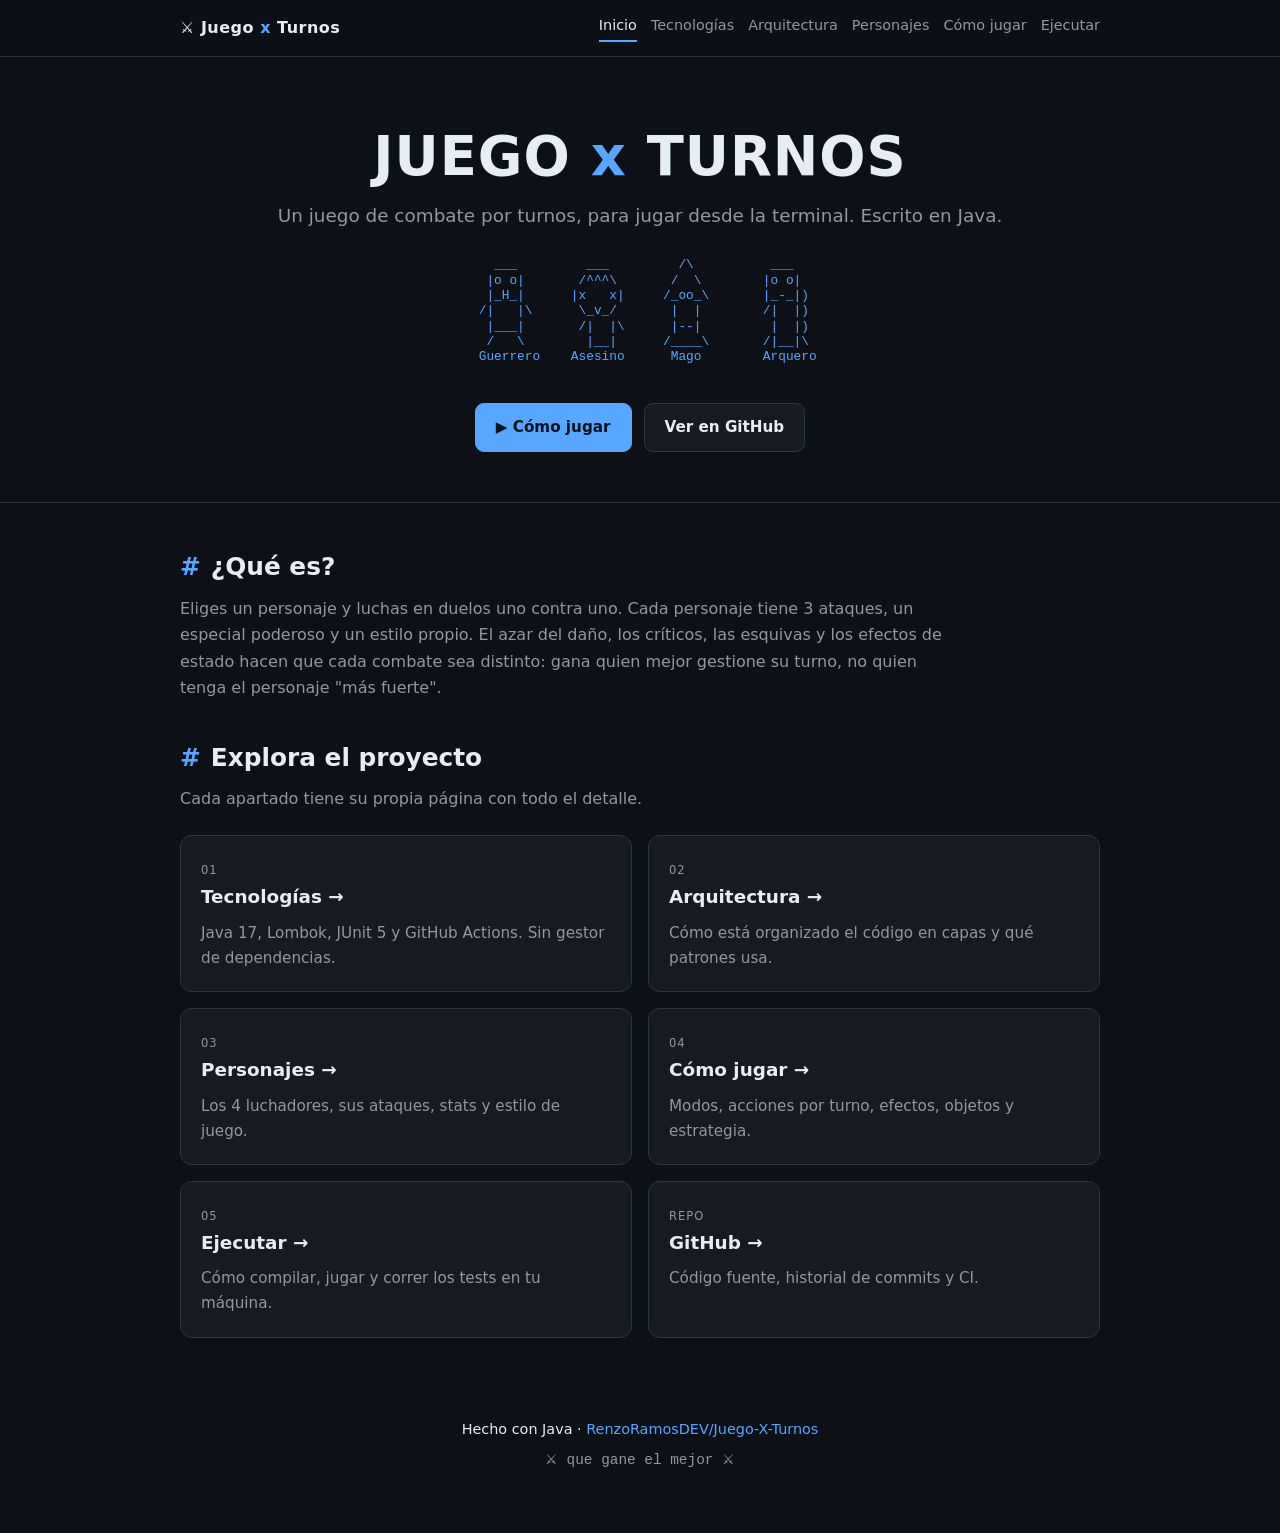
<file: docs/index.html>
<!DOCTYPE html>
<html lang="es">
<head>
<meta charset="UTF-8">
<meta name="viewport" content="width=device-width, initial-scale=1.0">
<title>Juego x Turnos — Combate en la terminal</title>
<meta name="description" content="Juego de combate por turnos para la terminal, escrito en Java. Cómo está montado, qué usa y cómo jugar.">
<link rel="stylesheet" href="styles.css">
</head>
<body>

<nav>
  <div class="wrap">
    <span class="brand">⚔ Juego <span class="x">x</span> Turnos</span>
    <span class="spacer"></span>
    <div class="links">
      <a class="link active" href="index.html">Inicio</a>
      <a class="link" href="tecnologias.html">Tecnologías</a>
      <a class="link" href="arquitectura.html">Arquitectura</a>
      <a class="link" href="personajes.html">Personajes</a>
      <a class="link" href="como-jugar.html">Cómo jugar</a>
      <a class="link" href="ejecutar.html">Ejecutar</a>
    </div>
  </div>
</nav>

<header class="hero">
  <div class="wrap">
    <h1>JUEGO <span class="x">x</span> TURNOS</h1>
    <p class="sub">Un juego de combate por turnos, para jugar desde la terminal. Escrito en Java.</p>
<pre class="art-hero">    ___         ___         /\          ___
   |o o|       /^^^\       /  \        |o o|
   |_H_|      |x   x|     /_oo_\       |_-_|)
  /|   |\      \_v_/       |  |        /|  |)
   |___|       /|  |\      |--|         |  |)
   /   \        |__|      /____\       /|__|\
  Guerrero    Asesino      Mago        Arquero</pre>
    <div class="btns">
      <a class="btn primary" href="como-jugar.html">▶ Cómo jugar</a>
      <a class="btn" href="https://github.com/RenzoRamosDEV/Juego-X-Turnos" target="_blank" rel="noopener">Ver en GitHub</a>
    </div>
  </div>
</header>

<section>
  <div class="wrap">
    <h2><span class="em">#</span> ¿Qué es?</h2>
    <p class="lead">Eliges un personaje y luchas en duelos uno contra uno. Cada personaje tiene 3 ataques, un especial poderoso y un estilo propio. El azar del daño, los críticos, las esquivas y los efectos de estado hacen que cada combate sea distinto: gana quien mejor gestione su turno, no quien tenga el personaje "más fuerte".</p>

    <h2 style="margin-top:36px"><span class="em">#</span> Explora el proyecto</h2>
    <p class="lead">Cada apartado tiene su propia página con todo el detalle.</p>
    <div class="grid cols-2">
      <div class="card link-card"><a href="tecnologias.html"><span class="tag">01</span><h3>Tecnologías &rarr;</h3><p>Java 17, Lombok, JUnit 5 y GitHub Actions. Sin gestor de dependencias.</p></a></div>
      <div class="card link-card"><a href="arquitectura.html"><span class="tag">02</span><h3>Arquitectura &rarr;</h3><p>Cómo está organizado el código en capas y qué patrones usa.</p></a></div>
      <div class="card link-card"><a href="personajes.html"><span class="tag">03</span><h3>Personajes &rarr;</h3><p>Los 4 luchadores, sus ataques, stats y estilo de juego.</p></a></div>
      <div class="card link-card"><a href="como-jugar.html"><span class="tag">04</span><h3>Cómo jugar &rarr;</h3><p>Modos, acciones por turno, efectos, objetos y estrategia.</p></a></div>
      <div class="card link-card"><a href="ejecutar.html"><span class="tag">05</span><h3>Ejecutar &rarr;</h3><p>Cómo compilar, jugar y correr los tests en tu máquina.</p></a></div>
      <div class="card link-card"><a href="https://github.com/RenzoRamosDEV/Juego-X-Turnos" target="_blank" rel="noopener"><span class="tag">Repo</span><h3>GitHub &rarr;</h3><p>Código fuente, historial de commits y CI.</p></a></div>
    </div>
  </div>
</section>

<footer>
  <div class="wrap">
    <p>Hecho con Java · <a href="https://github.com/RenzoRamosDEV/Juego-X-Turnos" target="_blank" rel="noopener">RenzoRamosDEV/Juego-X-Turnos</a></p>
    <p class="mono" style="margin-top:8px">⚔ que gane el mejor ⚔</p>
  </div>
</footer>

</body>
</html>
</file>
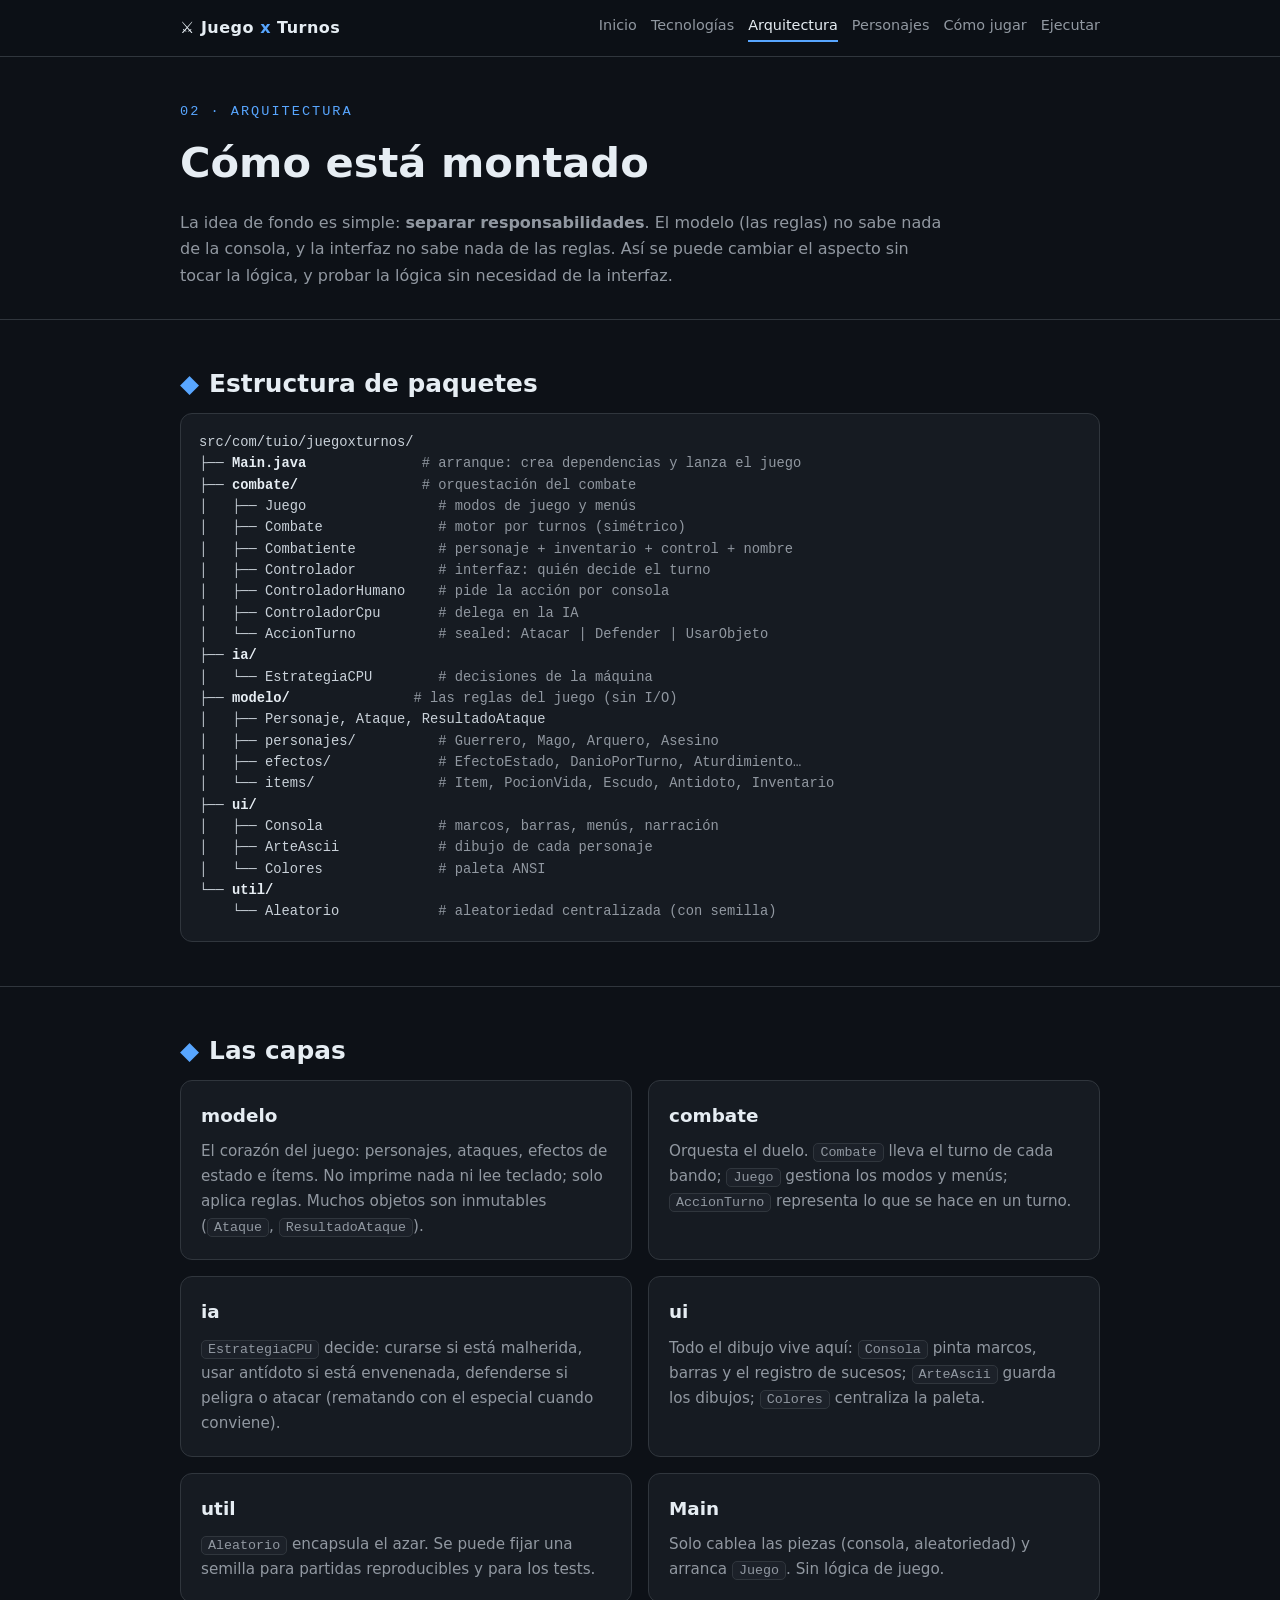
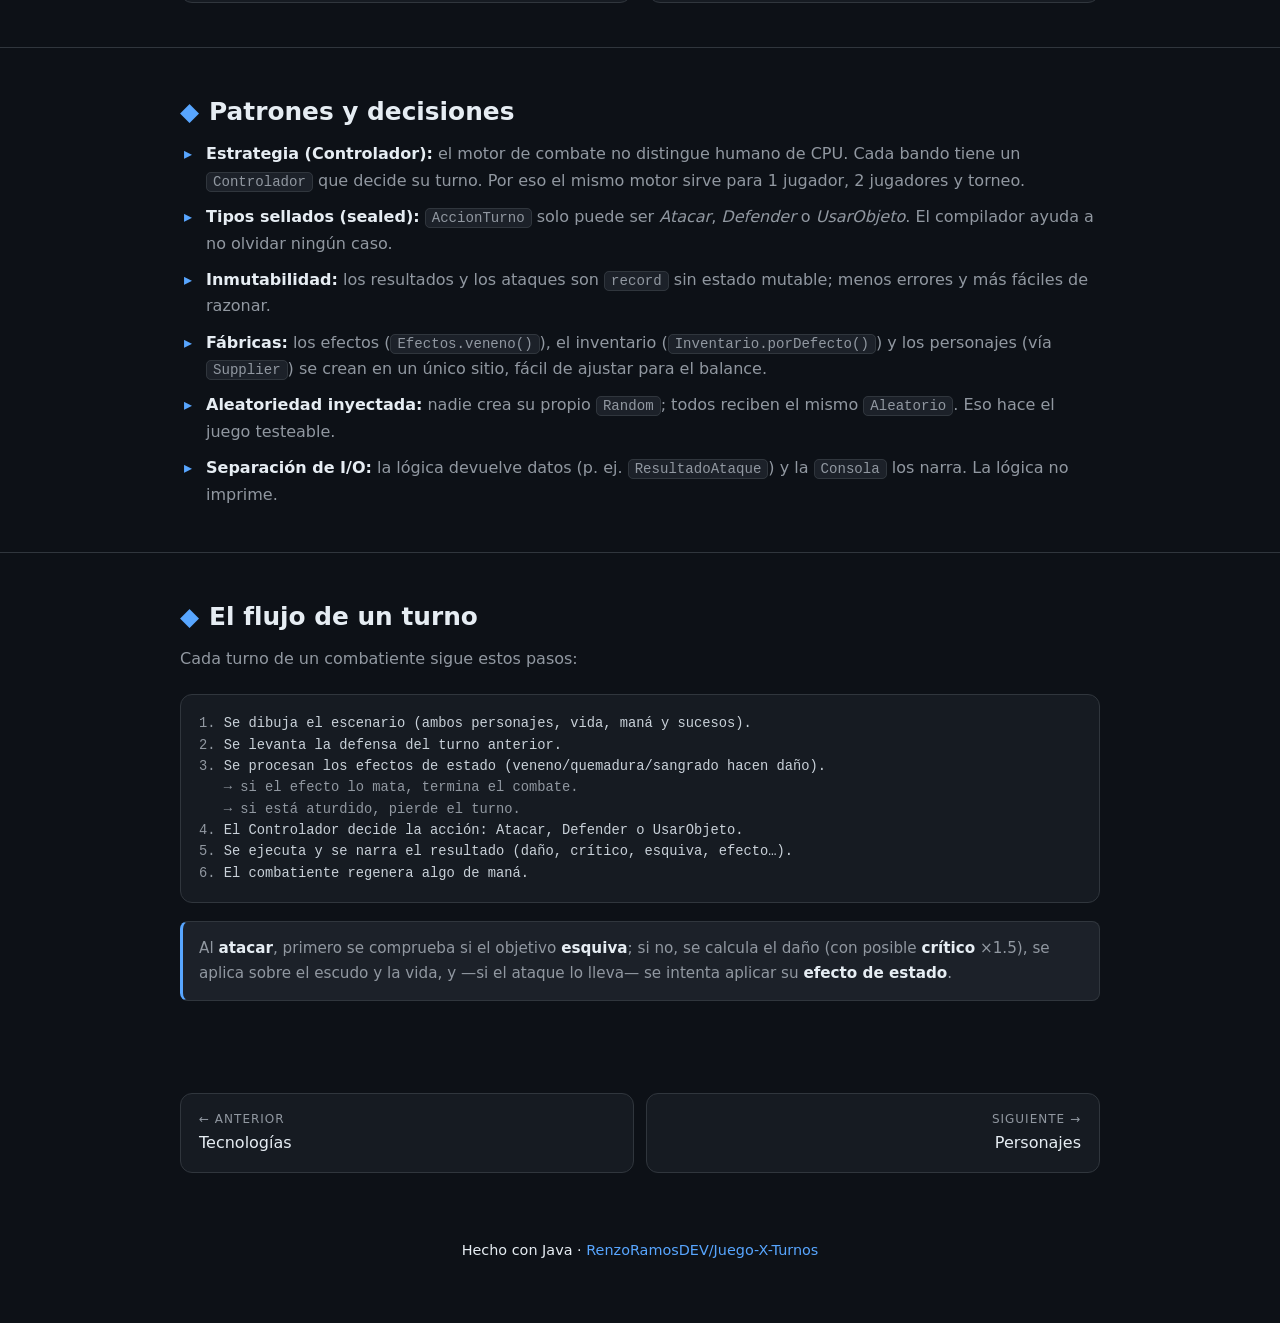
<file: docs/arquitectura.html>
<!DOCTYPE html>
<html lang="es">
<head>
<meta charset="UTF-8">
<meta name="viewport" content="width=device-width, initial-scale=1.0">
<title>Arquitectura · Juego x Turnos</title>
<meta name="description" content="Cómo está montado el juego: capas, paquetes, patrones de diseño y el flujo de un turno.">
<link rel="stylesheet" href="styles.css">
</head>
<body>

<nav>
  <div class="wrap">
    <span class="brand">⚔ Juego <span class="x">x</span> Turnos</span>
    <span class="spacer"></span>
    <div class="links">
      <a class="link" href="index.html">Inicio</a>
      <a class="link" href="tecnologias.html">Tecnologías</a>
      <a class="link active" href="arquitectura.html">Arquitectura</a>
      <a class="link" href="personajes.html">Personajes</a>
      <a class="link" href="como-jugar.html">Cómo jugar</a>
      <a class="link" href="ejecutar.html">Ejecutar</a>
    </div>
  </div>
</nav>

<div class="subhero">
  <div class="wrap">
    <div class="kicker">02 · Arquitectura</div>
    <h1>Cómo está montado</h1>
    <p>La idea de fondo es simple: <b>separar responsabilidades</b>. El modelo (las reglas) no sabe nada de la consola, y la interfaz no sabe nada de las reglas. Así se puede cambiar el aspecto sin tocar la lógica, y probar la lógica sin necesidad de la interfaz.</p>
  </div>
</div>

<section>
  <div class="wrap">
    <h2><span class="em">◆</span> Estructura de paquetes</h2>
<pre class="code tree">src/com/tuio/juegoxturnos/
├── <b>Main.java</b>              <span class="m"># arranque: crea dependencias y lanza el juego</span>
├── <b>combate/</b>               <span class="m"># orquestación del combate</span>
│   ├── Juego                <span class="m"># modos de juego y menús</span>
│   ├── Combate              <span class="m"># motor por turnos (simétrico)</span>
│   ├── Combatiente          <span class="m"># personaje + inventario + control + nombre</span>
│   ├── Controlador          <span class="m"># interfaz: quién decide el turno</span>
│   ├── ControladorHumano    <span class="m"># pide la acción por consola</span>
│   ├── ControladorCpu       <span class="m"># delega en la IA</span>
│   └── AccionTurno          <span class="m"># sealed: Atacar | Defender | UsarObjeto</span>
├── <b>ia/</b>
│   └── EstrategiaCPU        <span class="m"># decisiones de la máquina</span>
├── <b>modelo/</b>               <span class="m"># las reglas del juego (sin I/O)</span>
│   ├── Personaje, Ataque, ResultadoAtaque
│   ├── personajes/          <span class="m"># Guerrero, Mago, Arquero, Asesino</span>
│   ├── efectos/             <span class="m"># EfectoEstado, DanioPorTurno, Aturdimiento…</span>
│   └── items/               <span class="m"># Item, PocionVida, Escudo, Antidoto, Inventario</span>
├── <b>ui/</b>
│   ├── Consola              <span class="m"># marcos, barras, menús, narración</span>
│   ├── ArteAscii            <span class="m"># dibujo de cada personaje</span>
│   └── Colores              <span class="m"># paleta ANSI</span>
└── <b>util/</b>
    └── Aleatorio            <span class="m"># aleatoriedad centralizada (con semilla)</span></pre>
  </div>
</section>

<section>
  <div class="wrap">
    <h2><span class="em">◆</span> Las capas</h2>
    <div class="grid cols-2">
      <div class="card"><h3>modelo</h3><p>El corazón del juego: personajes, ataques, efectos de estado e ítems. No imprime nada ni lee teclado; solo aplica reglas. Muchos objetos son inmutables (<code>Ataque</code>, <code>ResultadoAtaque</code>).</p></div>
      <div class="card"><h3>combate</h3><p>Orquesta el duelo. <code>Combate</code> lleva el turno de cada bando; <code>Juego</code> gestiona los modos y menús; <code>AccionTurno</code> representa lo que se hace en un turno.</p></div>
      <div class="card"><h3>ia</h3><p><code>EstrategiaCPU</code> decide: curarse si está malherida, usar antídoto si está envenenada, defenderse si peligra o atacar (rematando con el especial cuando conviene).</p></div>
      <div class="card"><h3>ui</h3><p>Todo el dibujo vive aquí: <code>Consola</code> pinta marcos, barras y el registro de sucesos; <code>ArteAscii</code> guarda los dibujos; <code>Colores</code> centraliza la paleta.</p></div>
      <div class="card"><h3>util</h3><p><code>Aleatorio</code> encapsula el azar. Se puede fijar una semilla para partidas reproducibles y para los tests.</p></div>
      <div class="card"><h3>Main</h3><p>Solo cablea las piezas (consola, aleatoriedad) y arranca <code>Juego</code>. Sin lógica de juego.</p></div>
    </div>
  </div>
</section>

<section>
  <div class="wrap">
    <h2><span class="em">◆</span> Patrones y decisiones</h2>
    <ul class="clean">
      <li><b>Estrategia (Controlador):</b> el motor de combate no distingue humano de CPU. Cada bando tiene un <code>Controlador</code> que decide su turno. Por eso el mismo motor sirve para 1 jugador, 2 jugadores y torneo.</li>
      <li><b>Tipos sellados (sealed):</b> <code>AccionTurno</code> solo puede ser <em>Atacar</em>, <em>Defender</em> o <em>UsarObjeto</em>. El compilador ayuda a no olvidar ningún caso.</li>
      <li><b>Inmutabilidad:</b> los resultados y los ataques son <code>record</code> sin estado mutable; menos errores y más fáciles de razonar.</li>
      <li><b>Fábricas:</b> los efectos (<code>Efectos.veneno()</code>), el inventario (<code>Inventario.porDefecto()</code>) y los personajes (vía <code>Supplier</code>) se crean en un único sitio, fácil de ajustar para el balance.</li>
      <li><b>Aleatoriedad inyectada:</b> nadie crea su propio <code>Random</code>; todos reciben el mismo <code>Aleatorio</code>. Eso hace el juego testeable.</li>
      <li><b>Separación de I/O:</b> la lógica devuelve datos (p. ej. <code>ResultadoAtaque</code>) y la <code>Consola</code> los narra. La lógica no imprime.</li>
    </ul>
  </div>
</section>

<section>
  <div class="wrap">
    <h2><span class="em">◆</span> El flujo de un turno</h2>
    <p class="lead">Cada turno de un combatiente sigue estos pasos:</p>
<pre class="code"><span class="m">1.</span> Se dibuja el escenario (ambos personajes, vida, maná y sucesos).
<span class="m">2.</span> Se levanta la defensa del turno anterior.
<span class="m">3.</span> Se procesan los efectos de estado (veneno/quemadura/sangrado hacen daño).
   <span class="m">→ si el efecto lo mata, termina el combate.</span>
   <span class="m">→ si está aturdido, pierde el turno.</span>
<span class="m">4.</span> El Controlador decide la acción: Atacar, Defender o UsarObjeto.
<span class="m">5.</span> Se ejecuta y se narra el resultado (daño, crítico, esquiva, efecto…).
<span class="m">6.</span> El combatiente regenera algo de maná.</pre>
    <div class="note">Al <b>atacar</b>, primero se comprueba si el objetivo <b>esquiva</b>; si no, se calcula el daño (con posible <b>crítico</b> ×1.5), se aplica sobre el escudo y la vida, y —si el ataque lo lleva— se intenta aplicar su <b>efecto de estado</b>.</div>
  </div>
</section>

<div class="wrap">
  <div class="pager">
    <a href="tecnologias.html"><small>&larr; Anterior</small>Tecnologías</a>
    <a class="next" href="personajes.html"><small>Siguiente &rarr;</small>Personajes</a>
  </div>
</div>

<footer>
  <div class="wrap"><p>Hecho con Java · <a href="https://github.com/RenzoRamosDEV/Juego-X-Turnos" target="_blank" rel="noopener">RenzoRamosDEV/Juego-X-Turnos</a></p></div>
</footer>

</body>
</html>
</file>
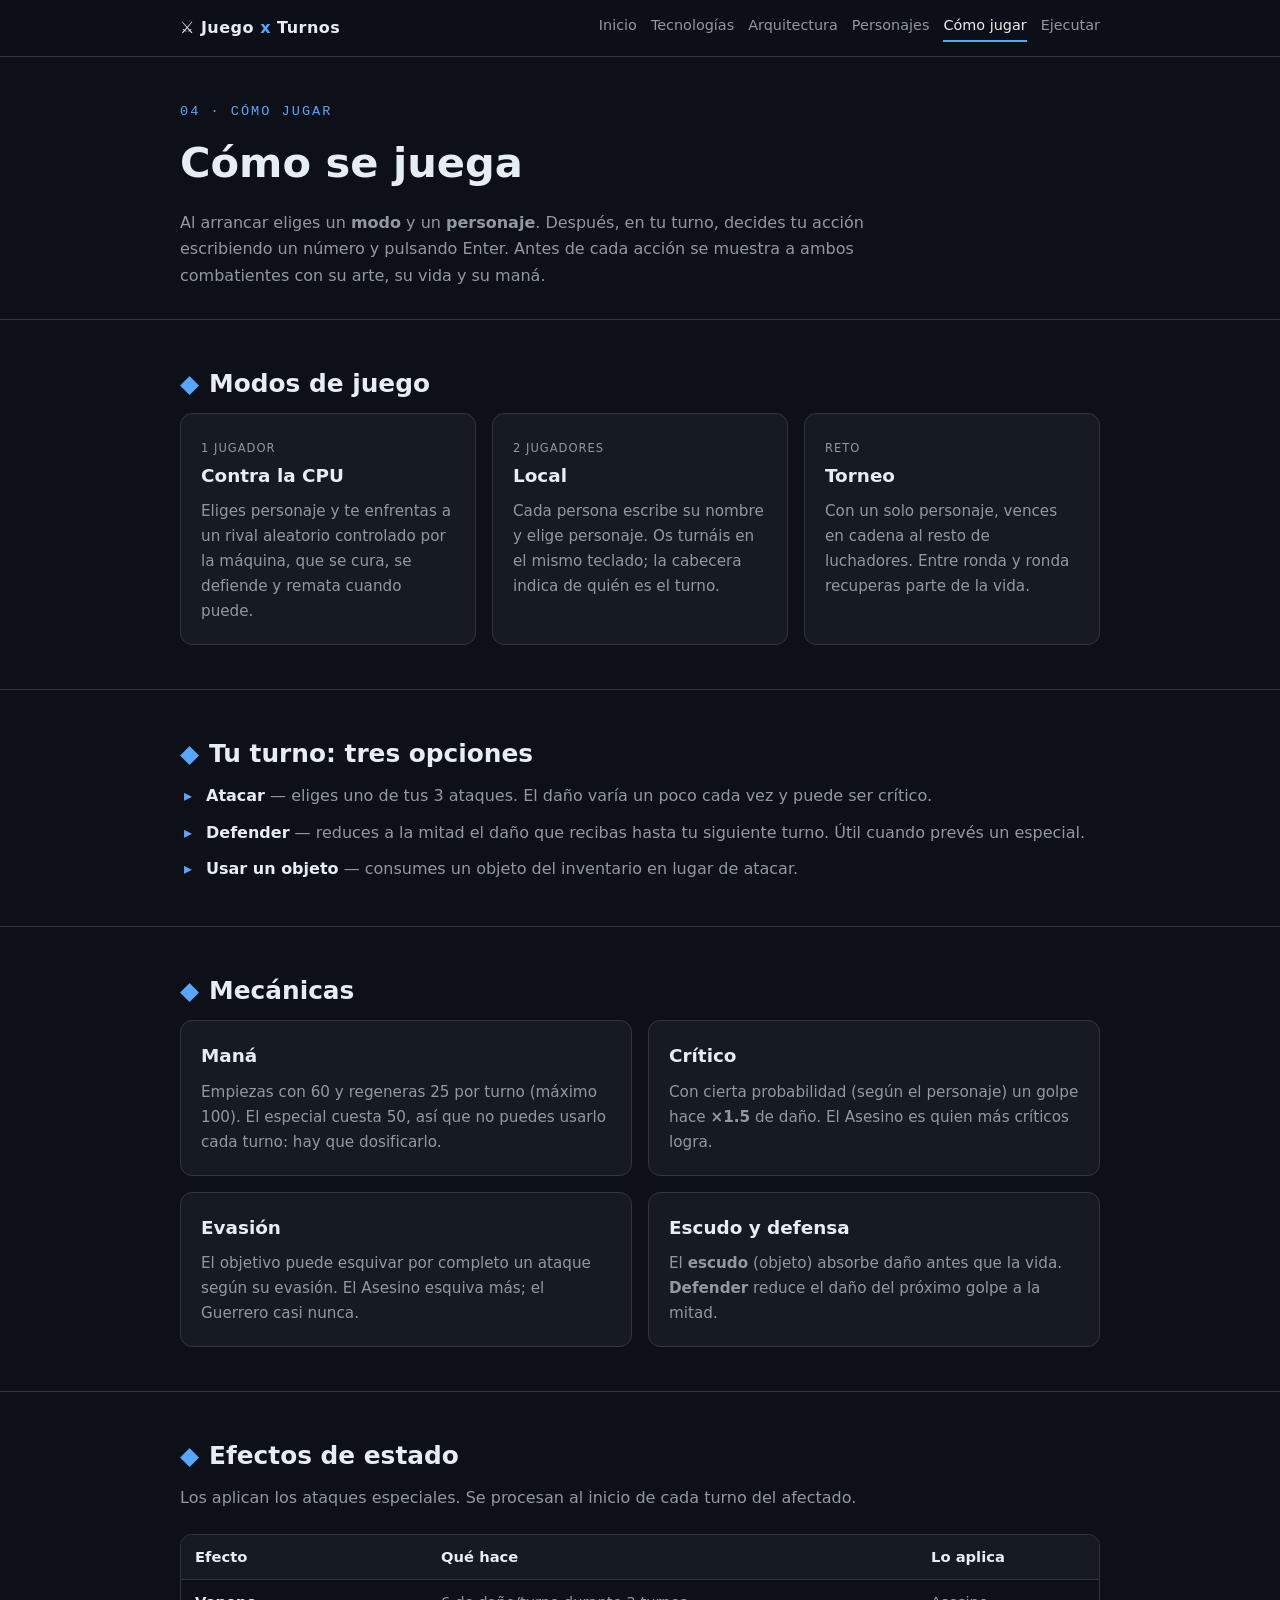
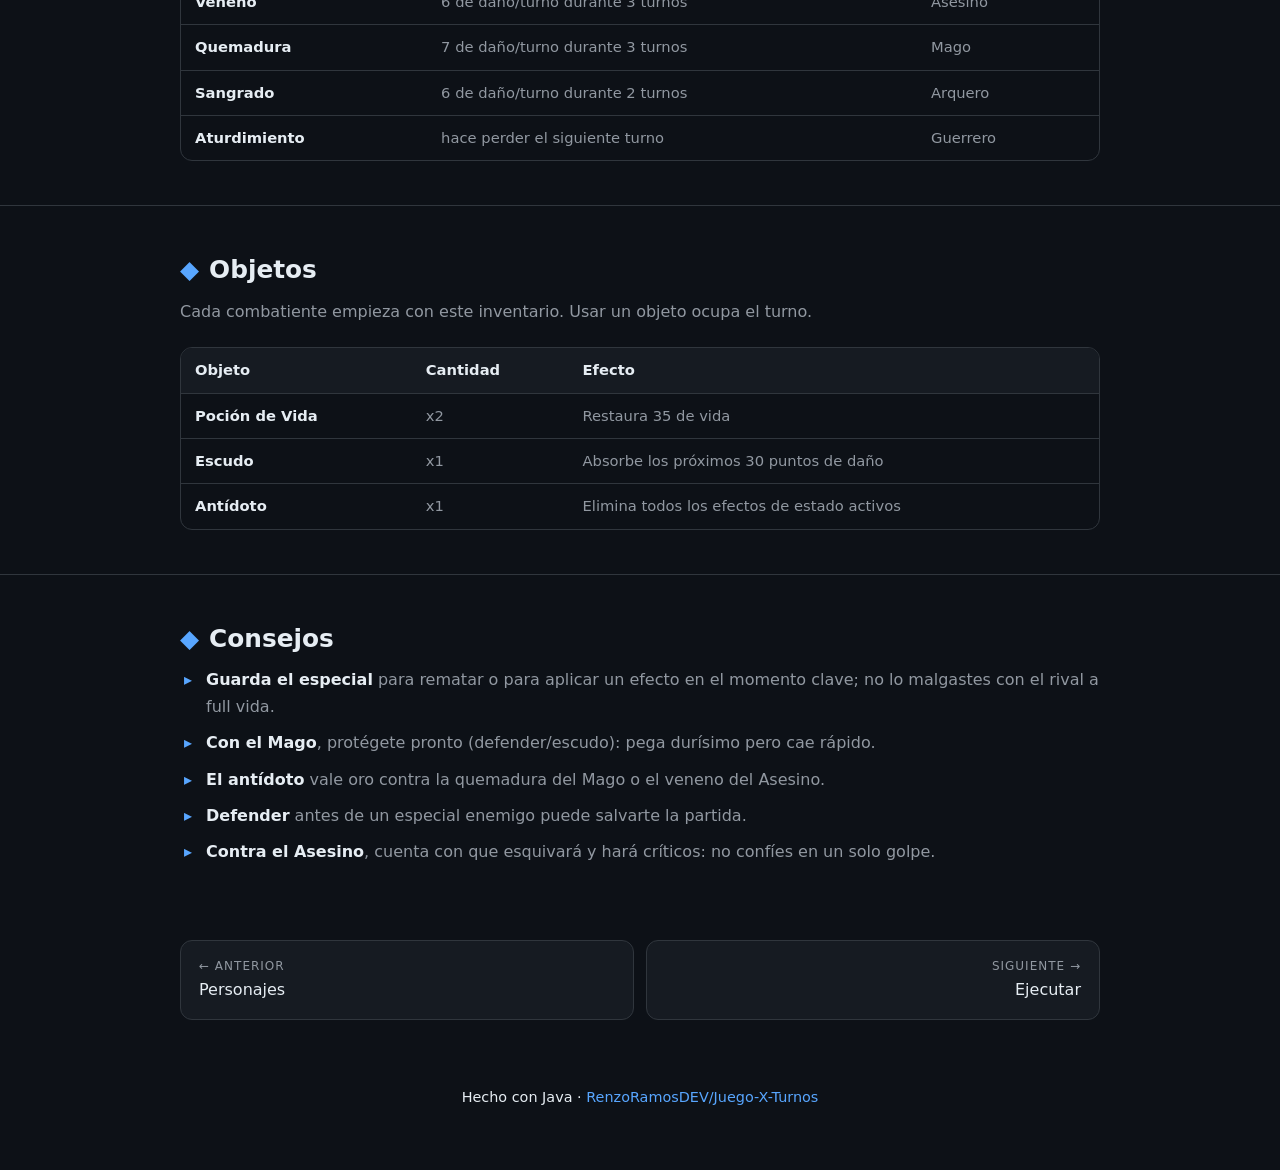
<file: docs/como-jugar.html>
<!DOCTYPE html>
<html lang="es">
<head>
<meta charset="UTF-8">
<meta name="viewport" content="width=device-width, initial-scale=1.0">
<title>Cómo jugar · Juego x Turnos</title>
<meta name="description" content="Modos de juego, acciones por turno, efectos de estado, objetos y consejos de estrategia.">
<link rel="stylesheet" href="styles.css">
</head>
<body>

<nav>
  <div class="wrap">
    <span class="brand">⚔ Juego <span class="x">x</span> Turnos</span>
    <span class="spacer"></span>
    <div class="links">
      <a class="link" href="index.html">Inicio</a>
      <a class="link" href="tecnologias.html">Tecnologías</a>
      <a class="link" href="arquitectura.html">Arquitectura</a>
      <a class="link" href="personajes.html">Personajes</a>
      <a class="link active" href="como-jugar.html">Cómo jugar</a>
      <a class="link" href="ejecutar.html">Ejecutar</a>
    </div>
  </div>
</nav>

<div class="subhero">
  <div class="wrap">
    <div class="kicker">04 · Cómo jugar</div>
    <h1>Cómo se juega</h1>
    <p>Al arrancar eliges un <b>modo</b> y un <b>personaje</b>. Después, en tu turno, decides tu acción escribiendo un número y pulsando Enter. Antes de cada acción se muestra a ambos combatientes con su arte, su vida y su maná.</p>
  </div>
</div>

<section>
  <div class="wrap">
    <h2><span class="em">◆</span> Modos de juego</h2>
    <div class="grid cols-3">
      <div class="card"><span class="tag">1 jugador</span><h3>Contra la CPU</h3><p>Eliges personaje y te enfrentas a un rival aleatorio controlado por la máquina, que se cura, se defiende y remata cuando puede.</p></div>
      <div class="card"><span class="tag">2 jugadores</span><h3>Local</h3><p>Cada persona escribe su nombre y elige personaje. Os turnáis en el mismo teclado; la cabecera indica de quién es el turno.</p></div>
      <div class="card"><span class="tag">Reto</span><h3>Torneo</h3><p>Con un solo personaje, vences en cadena al resto de luchadores. Entre ronda y ronda recuperas parte de la vida.</p></div>
    </div>
  </div>
</section>

<section>
  <div class="wrap">
    <h2><span class="em">◆</span> Tu turno: tres opciones</h2>
    <ul class="clean">
      <li><b>Atacar</b> — eliges uno de tus 3 ataques. El daño varía un poco cada vez y puede ser crítico.</li>
      <li><b>Defender</b> — reduces a la mitad el daño que recibas hasta tu siguiente turno. Útil cuando prevés un especial.</li>
      <li><b>Usar un objeto</b> — consumes un objeto del inventario en lugar de atacar.</li>
    </ul>
  </div>
</section>

<section>
  <div class="wrap">
    <h2><span class="em">◆</span> Mecánicas</h2>
    <div class="grid cols-2">
      <div class="card"><h3>Maná</h3><p>Empiezas con 60 y regeneras 25 por turno (máximo 100). El especial cuesta 50, así que no puedes usarlo cada turno: hay que dosificarlo.</p></div>
      <div class="card"><h3>Crítico</h3><p>Con cierta probabilidad (según el personaje) un golpe hace <b>×1.5</b> de daño. El Asesino es quien más críticos logra.</p></div>
      <div class="card"><h3>Evasión</h3><p>El objetivo puede esquivar por completo un ataque según su evasión. El Asesino esquiva más; el Guerrero casi nunca.</p></div>
      <div class="card"><h3>Escudo y defensa</h3><p>El <b>escudo</b> (objeto) absorbe daño antes que la vida. <b>Defender</b> reduce el daño del próximo golpe a la mitad.</p></div>
    </div>
  </div>
</section>

<section>
  <div class="wrap">
    <h2><span class="em">◆</span> Efectos de estado</h2>
    <p class="lead">Los aplican los ataques especiales. Se procesan al inicio de cada turno del afectado.</p>
    <div class="table-wrap">
      <table>
        <thead><tr><th>Efecto</th><th>Qué hace</th><th>Lo aplica</th></tr></thead>
        <tbody>
          <tr><td><b>Veneno</b></td><td>6 de daño/turno durante 3 turnos</td><td>Asesino</td></tr>
          <tr><td><b>Quemadura</b></td><td>7 de daño/turno durante 3 turnos</td><td>Mago</td></tr>
          <tr><td><b>Sangrado</b></td><td>6 de daño/turno durante 2 turnos</td><td>Arquero</td></tr>
          <tr><td><b>Aturdimiento</b></td><td>hace perder el siguiente turno</td><td>Guerrero</td></tr>
        </tbody>
      </table>
    </div>
  </div>
</section>

<section>
  <div class="wrap">
    <h2><span class="em">◆</span> Objetos</h2>
    <p class="lead">Cada combatiente empieza con este inventario. Usar un objeto ocupa el turno.</p>
    <div class="table-wrap">
      <table>
        <thead><tr><th>Objeto</th><th>Cantidad</th><th>Efecto</th></tr></thead>
        <tbody>
          <tr><td><b>Poción de Vida</b></td><td>x2</td><td>Restaura 35 de vida</td></tr>
          <tr><td><b>Escudo</b></td><td>x1</td><td>Absorbe los próximos 30 puntos de daño</td></tr>
          <tr><td><b>Antídoto</b></td><td>x1</td><td>Elimina todos los efectos de estado activos</td></tr>
        </tbody>
      </table>
    </div>
  </div>
</section>

<section>
  <div class="wrap">
    <h2><span class="em">◆</span> Consejos</h2>
    <ul class="clean">
      <li><b>Guarda el especial</b> para rematar o para aplicar un efecto en el momento clave; no lo malgastes con el rival a full vida.</li>
      <li><b>Con el Mago</b>, protégete pronto (defender/escudo): pega durísimo pero cae rápido.</li>
      <li><b>El antídoto</b> vale oro contra la quemadura del Mago o el veneno del Asesino.</li>
      <li><b>Defender</b> antes de un especial enemigo puede salvarte la partida.</li>
      <li><b>Contra el Asesino</b>, cuenta con que esquivará y hará críticos: no confíes en un solo golpe.</li>
    </ul>
  </div>
</section>

<div class="wrap">
  <div class="pager">
    <a href="personajes.html"><small>&larr; Anterior</small>Personajes</a>
    <a class="next" href="ejecutar.html"><small>Siguiente &rarr;</small>Ejecutar</a>
  </div>
</div>

<footer>
  <div class="wrap"><p>Hecho con Java · <a href="https://github.com/RenzoRamosDEV/Juego-X-Turnos" target="_blank" rel="noopener">RenzoRamosDEV/Juego-X-Turnos</a></p></div>
</footer>

</body>
</html>
</file>
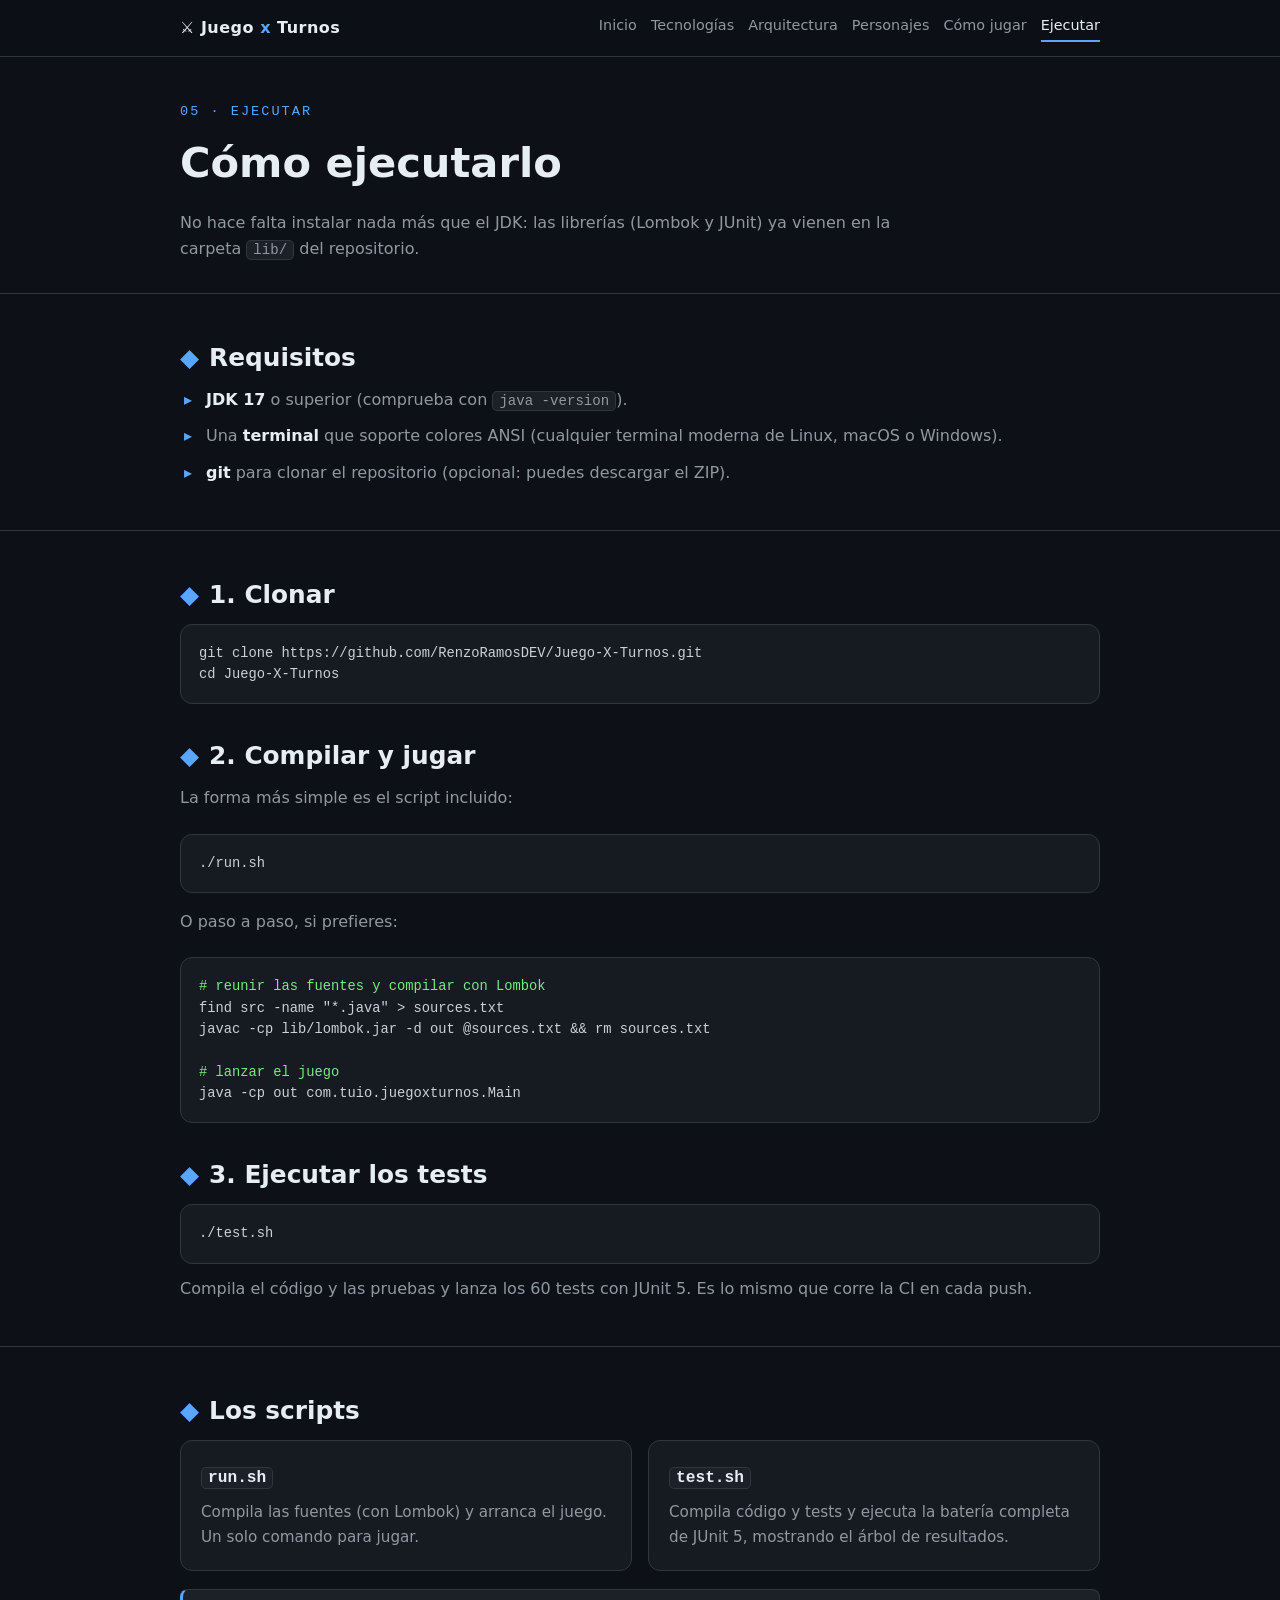
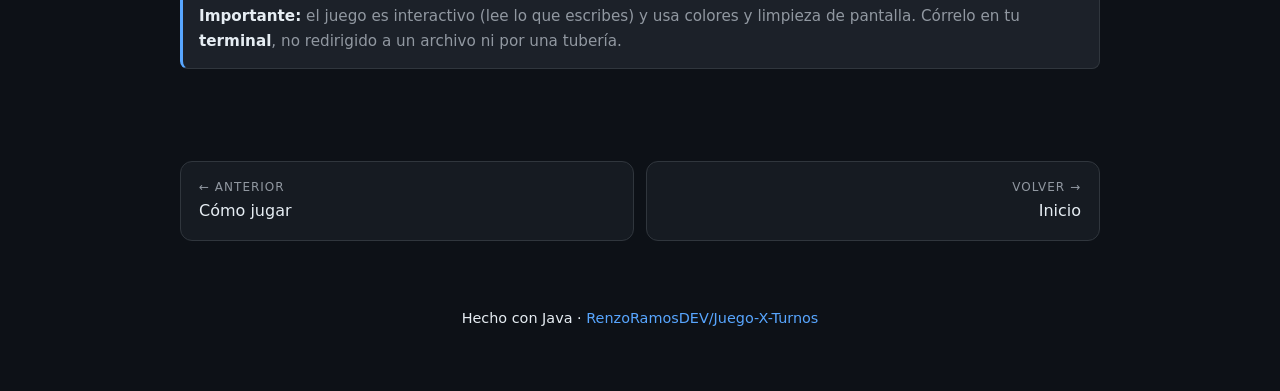
<file: docs/ejecutar.html>
<!DOCTYPE html>
<html lang="es">
<head>
<meta charset="UTF-8">
<meta name="viewport" content="width=device-width, initial-scale=1.0">
<title>Ejecutar · Juego x Turnos</title>
<meta name="description" content="Cómo compilar, jugar y ejecutar los tests del juego en tu máquina.">
<link rel="stylesheet" href="styles.css">
</head>
<body>

<nav>
  <div class="wrap">
    <span class="brand">⚔ Juego <span class="x">x</span> Turnos</span>
    <span class="spacer"></span>
    <div class="links">
      <a class="link" href="index.html">Inicio</a>
      <a class="link" href="tecnologias.html">Tecnologías</a>
      <a class="link" href="arquitectura.html">Arquitectura</a>
      <a class="link" href="personajes.html">Personajes</a>
      <a class="link" href="como-jugar.html">Cómo jugar</a>
      <a class="link active" href="ejecutar.html">Ejecutar</a>
    </div>
  </div>
</nav>

<div class="subhero">
  <div class="wrap">
    <div class="kicker">05 · Ejecutar</div>
    <h1>Cómo ejecutarlo</h1>
    <p>No hace falta instalar nada más que el JDK: las librerías (Lombok y JUnit) ya vienen en la carpeta <code>lib/</code> del repositorio.</p>
  </div>
</div>

<section>
  <div class="wrap">
    <h2><span class="em">◆</span> Requisitos</h2>
    <ul class="clean">
      <li><b>JDK 17</b> o superior (comprueba con <code>java -version</code>).</li>
      <li>Una <b>terminal</b> que soporte colores ANSI (cualquier terminal moderna de Linux, macOS o Windows).</li>
      <li><b>git</b> para clonar el repositorio (opcional: puedes descargar el ZIP).</li>
    </ul>
  </div>
</section>

<section>
  <div class="wrap">
    <h2><span class="em">◆</span> 1. Clonar</h2>
<pre class="code">git clone https://github.com/RenzoRamosDEV/Juego-X-Turnos.git
cd Juego-X-Turnos</pre>

    <h2 style="margin-top:32px"><span class="em">◆</span> 2. Compilar y jugar</h2>
    <p class="lead">La forma más simple es el script incluido:</p>
<pre class="code">./run.sh</pre>
    <p class="lead" style="margin-top:16px">O paso a paso, si prefieres:</p>
<pre class="code"><span class="c"># reunir las fuentes y compilar con Lombok</span>
find src -name "*.java" &gt; sources.txt
javac -cp lib/lombok.jar -d out @sources.txt &amp;&amp; rm sources.txt

<span class="c"># lanzar el juego</span>
java -cp out com.tuio.juegoxturnos.Main</pre>

    <h2 style="margin-top:32px"><span class="em">◆</span> 3. Ejecutar los tests</h2>
<pre class="code">./test.sh</pre>
    <p class="muted" style="margin-top:12px">Compila el código y las pruebas y lanza los 60 tests con JUnit 5. Es lo mismo que corre la CI en cada push.</p>
  </div>
</section>

<section>
  <div class="wrap">
    <h2><span class="em">◆</span> Los scripts</h2>
    <div class="grid cols-2">
      <div class="card"><h3><code>run.sh</code></h3><p>Compila las fuentes (con Lombok) y arranca el juego. Un solo comando para jugar.</p></div>
      <div class="card"><h3><code>test.sh</code></h3><p>Compila código y tests y ejecuta la batería completa de JUnit 5, mostrando el árbol de resultados.</p></div>
    </div>
    <div class="note"><b>Importante:</b> el juego es interactivo (lee lo que escribes) y usa colores y limpieza de pantalla. Córrelo en tu <b>terminal</b>, no redirigido a un archivo ni por una tubería.</div>
  </div>
</section>

<div class="wrap">
  <div class="pager">
    <a href="como-jugar.html"><small>&larr; Anterior</small>Cómo jugar</a>
    <a class="next" href="index.html"><small>Volver &rarr;</small>Inicio</a>
  </div>
</div>

<footer>
  <div class="wrap"><p>Hecho con Java · <a href="https://github.com/RenzoRamosDEV/Juego-X-Turnos" target="_blank" rel="noopener">RenzoRamosDEV/Juego-X-Turnos</a></p></div>
</footer>

</body>
</html>
</file>
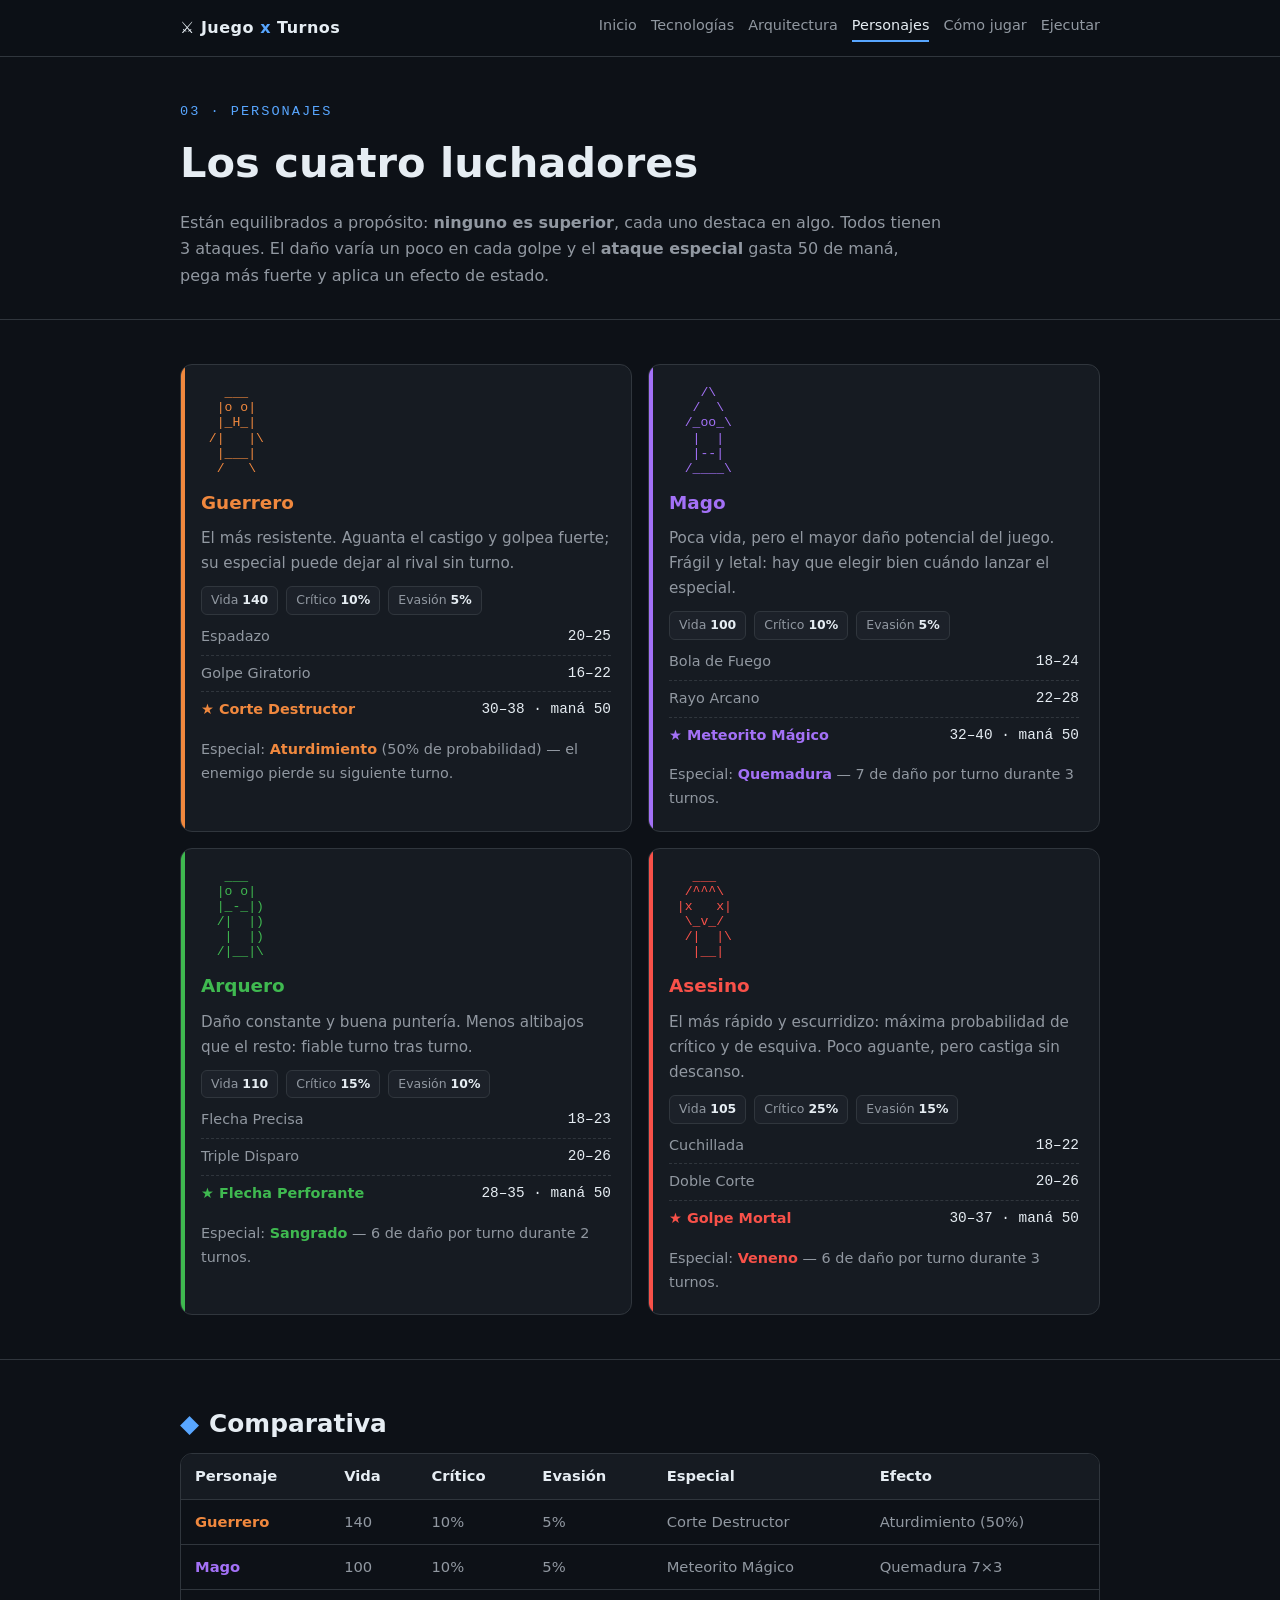
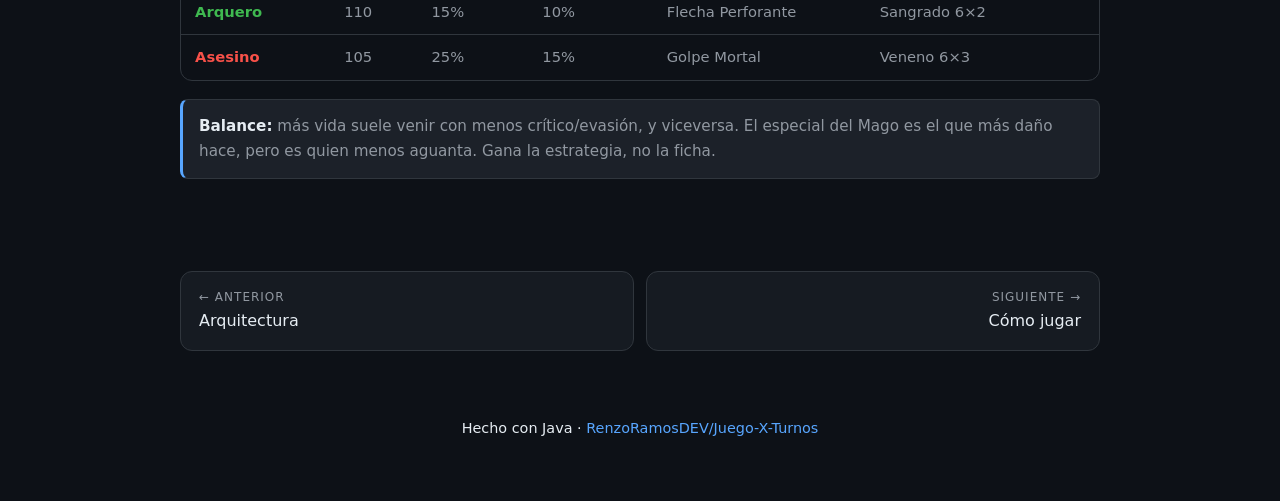
<file: docs/personajes.html>
<!DOCTYPE html>
<html lang="es">
<head>
<meta charset="UTF-8">
<meta name="viewport" content="width=device-width, initial-scale=1.0">
<title>Personajes · Juego x Turnos</title>
<meta name="description" content="Los 4 personajes del juego: ataques, estadísticas, ataque especial y estilo de juego.">
<link rel="stylesheet" href="styles.css">
</head>
<body>

<nav>
  <div class="wrap">
    <span class="brand">⚔ Juego <span class="x">x</span> Turnos</span>
    <span class="spacer"></span>
    <div class="links">
      <a class="link" href="index.html">Inicio</a>
      <a class="link" href="tecnologias.html">Tecnologías</a>
      <a class="link" href="arquitectura.html">Arquitectura</a>
      <a class="link active" href="personajes.html">Personajes</a>
      <a class="link" href="como-jugar.html">Cómo jugar</a>
      <a class="link" href="ejecutar.html">Ejecutar</a>
    </div>
  </div>
</nav>

<div class="subhero">
  <div class="wrap">
    <div class="kicker">03 · Personajes</div>
    <h1>Los cuatro luchadores</h1>
    <p>Están equilibrados a propósito: <b>ninguno es superior</b>, cada uno destaca en algo. Todos tienen 3 ataques. El daño varía un poco en cada golpe y el <b>ataque especial</b> gasta 50 de maná, pega más fuerte y aplica un efecto de estado.</p>
  </div>
</div>

<section>
  <div class="wrap">
    <div class="grid cols-2">

      <div class="card fighter" style="--c:var(--guerrero)">
        <div class="art">   ___
  |o o|
  |_H_|
 /|   |\
  |___|
  /   \</div>
        <h3>Guerrero</h3>
        <p class="muted">El más resistente. Aguanta el castigo y golpea fuerte; su especial puede dejar al rival sin turno.</p>
        <div class="stats"><span class="stat">Vida <b>140</b></span><span class="stat">Crítico <b>10%</b></span><span class="stat">Evasión <b>5%</b></span></div>
        <ul class="moves">
          <li><span>Espadazo</span><span class="dmg">20–25</span></li>
          <li><span>Golpe Giratorio</span><span class="dmg">16–22</span></li>
          <li><span class="esp">★ Corte Destructor</span><span class="dmg">30–38 · maná 50</span></li>
        </ul>
        <p class="muted" style="font-size:.9rem">Especial: <b style="color:var(--guerrero)">Aturdimiento</b> (50% de probabilidad) — el enemigo pierde su siguiente turno.</p>
      </div>

      <div class="card fighter" style="--c:var(--mago)">
        <div class="art">    /\
   /  \
  /_oo_\
   |  |
   |--|
  /____\</div>
        <h3>Mago</h3>
        <p class="muted">Poca vida, pero el mayor daño potencial del juego. Frágil y letal: hay que elegir bien cuándo lanzar el especial.</p>
        <div class="stats"><span class="stat">Vida <b>100</b></span><span class="stat">Crítico <b>10%</b></span><span class="stat">Evasión <b>5%</b></span></div>
        <ul class="moves">
          <li><span>Bola de Fuego</span><span class="dmg">18–24</span></li>
          <li><span>Rayo Arcano</span><span class="dmg">22–28</span></li>
          <li><span class="esp">★ Meteorito Mágico</span><span class="dmg">32–40 · maná 50</span></li>
        </ul>
        <p class="muted" style="font-size:.9rem">Especial: <b style="color:var(--mago)">Quemadura</b> — 7 de daño por turno durante 3 turnos.</p>
      </div>

      <div class="card fighter" style="--c:var(--arquero)">
        <div class="art">   ___
  |o o|
  |_-_|)
  /|  |)
   |  |)
  /|__|\</div>
        <h3>Arquero</h3>
        <p class="muted">Daño constante y buena puntería. Menos altibajos que el resto: fiable turno tras turno.</p>
        <div class="stats"><span class="stat">Vida <b>110</b></span><span class="stat">Crítico <b>15%</b></span><span class="stat">Evasión <b>10%</b></span></div>
        <ul class="moves">
          <li><span>Flecha Precisa</span><span class="dmg">18–23</span></li>
          <li><span>Triple Disparo</span><span class="dmg">20–26</span></li>
          <li><span class="esp">★ Flecha Perforante</span><span class="dmg">28–35 · maná 50</span></li>
        </ul>
        <p class="muted" style="font-size:.9rem">Especial: <b style="color:var(--arquero)">Sangrado</b> — 6 de daño por turno durante 2 turnos.</p>
      </div>

      <div class="card fighter" style="--c:var(--asesino)">
        <div class="art">   ___
  /^^^\
 |x   x|
  \_v_/
  /|  |\
   |__|</div>
        <h3>Asesino</h3>
        <p class="muted">El más rápido y escurridizo: máxima probabilidad de crítico y de esquiva. Poco aguante, pero castiga sin descanso.</p>
        <div class="stats"><span class="stat">Vida <b>105</b></span><span class="stat">Crítico <b>25%</b></span><span class="stat">Evasión <b>15%</b></span></div>
        <ul class="moves">
          <li><span>Cuchillada</span><span class="dmg">18–22</span></li>
          <li><span>Doble Corte</span><span class="dmg">20–26</span></li>
          <li><span class="esp">★ Golpe Mortal</span><span class="dmg">30–37 · maná 50</span></li>
        </ul>
        <p class="muted" style="font-size:.9rem">Especial: <b style="color:var(--asesino)">Veneno</b> — 6 de daño por turno durante 3 turnos.</p>
      </div>

    </div>
  </div>
</section>

<section>
  <div class="wrap">
    <h2><span class="em">◆</span> Comparativa</h2>
    <div class="table-wrap">
      <table>
        <thead><tr><th>Personaje</th><th>Vida</th><th>Crítico</th><th>Evasión</th><th>Especial</th><th>Efecto</th></tr></thead>
        <tbody>
          <tr><td><b style="color:var(--guerrero)">Guerrero</b></td><td>140</td><td>10%</td><td>5%</td><td>Corte Destructor</td><td>Aturdimiento (50%)</td></tr>
          <tr><td><b style="color:var(--mago)">Mago</b></td><td>100</td><td>10%</td><td>5%</td><td>Meteorito Mágico</td><td>Quemadura 7×3</td></tr>
          <tr><td><b style="color:var(--arquero)">Arquero</b></td><td>110</td><td>15%</td><td>10%</td><td>Flecha Perforante</td><td>Sangrado 6×2</td></tr>
          <tr><td><b style="color:var(--asesino)">Asesino</b></td><td>105</td><td>25%</td><td>15%</td><td>Golpe Mortal</td><td>Veneno 6×3</td></tr>
        </tbody>
      </table>
    </div>
    <div class="note"><b>Balance:</b> más vida suele venir con menos crítico/evasión, y viceversa. El especial del Mago es el que más daño hace, pero es quien menos aguanta. Gana la estrategia, no la ficha.</div>
  </div>
</section>

<div class="wrap">
  <div class="pager">
    <a href="arquitectura.html"><small>&larr; Anterior</small>Arquitectura</a>
    <a class="next" href="como-jugar.html"><small>Siguiente &rarr;</small>Cómo jugar</a>
  </div>
</div>

<footer>
  <div class="wrap"><p>Hecho con Java · <a href="https://github.com/RenzoRamosDEV/Juego-X-Turnos" target="_blank" rel="noopener">RenzoRamosDEV/Juego-X-Turnos</a></p></div>
</footer>

</body>
</html>
</file>
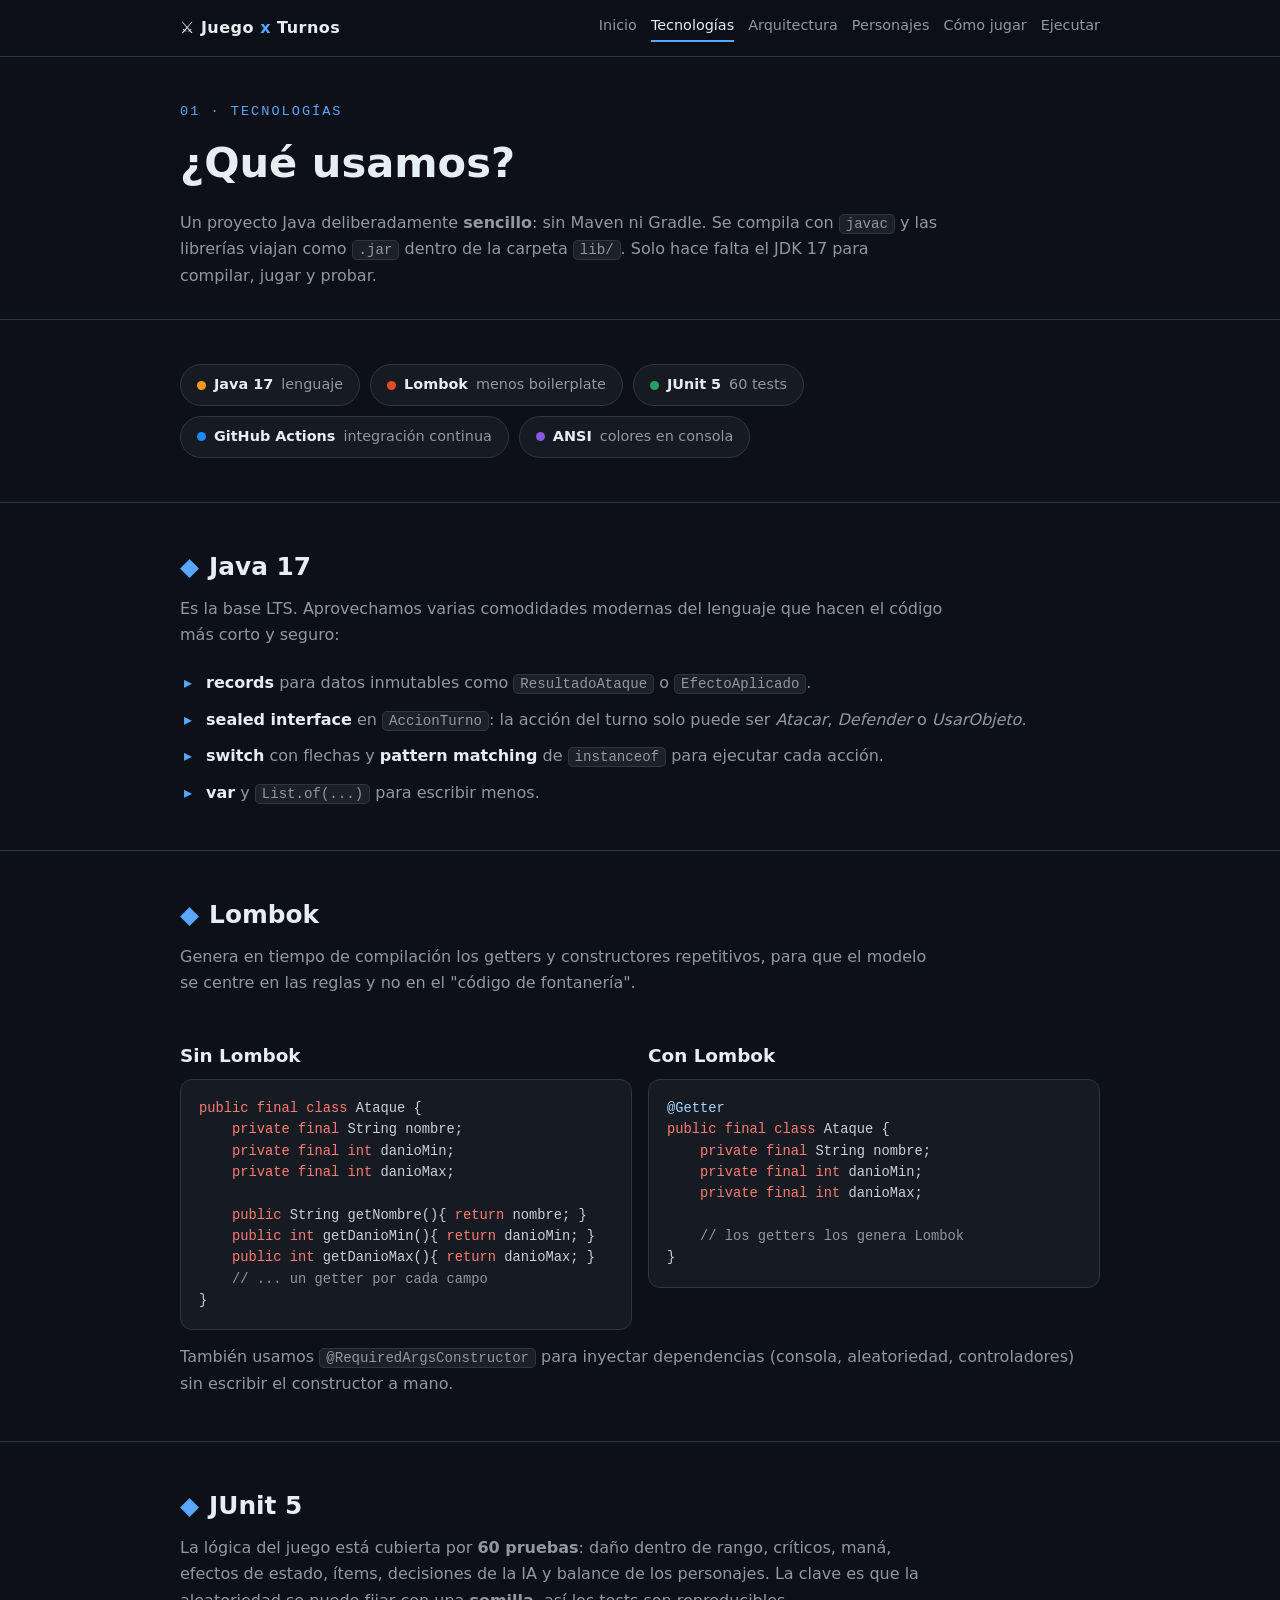
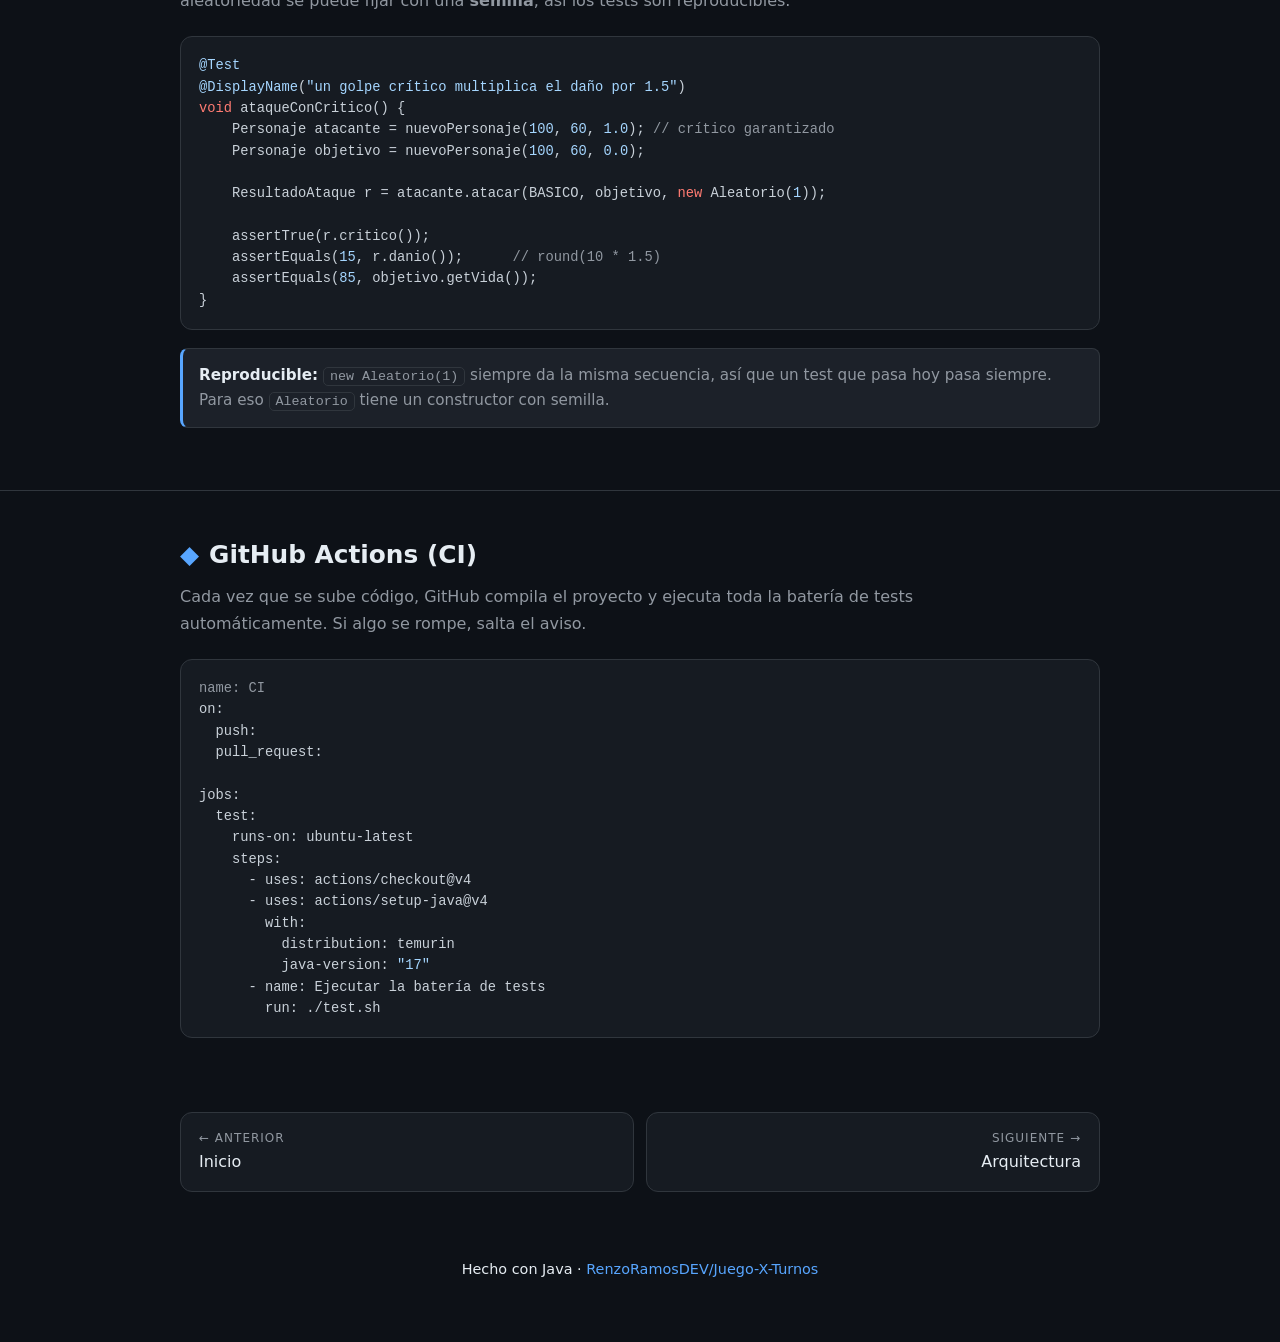
<file: docs/tecnologias.html>
<!DOCTYPE html>
<html lang="es">
<head>
<meta charset="UTF-8">
<meta name="viewport" content="width=device-width, initial-scale=1.0">
<title>Tecnologías · Juego x Turnos</title>
<meta name="description" content="Qué usa el proyecto: Java 17, Lombok, JUnit 5, GitHub Actions y por qué, con ejemplos.">
<link rel="stylesheet" href="styles.css">
</head>
<body>

<nav>
  <div class="wrap">
    <span class="brand">⚔ Juego <span class="x">x</span> Turnos</span>
    <span class="spacer"></span>
    <div class="links">
      <a class="link" href="index.html">Inicio</a>
      <a class="link active" href="tecnologias.html">Tecnologías</a>
      <a class="link" href="arquitectura.html">Arquitectura</a>
      <a class="link" href="personajes.html">Personajes</a>
      <a class="link" href="como-jugar.html">Cómo jugar</a>
      <a class="link" href="ejecutar.html">Ejecutar</a>
    </div>
  </div>
</nav>

<div class="subhero">
  <div class="wrap">
    <div class="kicker">01 · Tecnologías</div>
    <h1>¿Qué usamos?</h1>
    <p>Un proyecto Java deliberadamente <b>sencillo</b>: sin Maven ni Gradle. Se compila con <code>javac</code> y las librerías viajan como <code>.jar</code> dentro de la carpeta <code>lib/</code>. Solo hace falta el JDK 17 para compilar, jugar y probar.</p>
  </div>
</div>

<section>
  <div class="wrap">
    <div class="chips">
      <div class="chip"><span class="dot" style="background:#f89820"></span><b>Java 17</b><span>lenguaje</span></div>
      <div class="chip"><span class="dot" style="background:#e34c26"></span><b>Lombok</b><span>menos boilerplate</span></div>
      <div class="chip"><span class="dot" style="background:#25a162"></span><b>JUnit 5</b><span>60 tests</span></div>
      <div class="chip"><span class="dot" style="background:#2088ff"></span><b>GitHub Actions</b><span>integración continua</span></div>
      <div class="chip"><span class="dot" style="background:#8957e5"></span><b>ANSI</b><span>colores en consola</span></div>
    </div>
  </div>
</section>

<section>
  <div class="wrap">
    <h2><span class="em">◆</span> Java 17</h2>
    <p class="lead">Es la base LTS. Aprovechamos varias comodidades modernas del lenguaje que hacen el código más corto y seguro:</p>
    <ul class="clean">
      <li><b>records</b> para datos inmutables como <code>ResultadoAtaque</code> o <code>EfectoAplicado</code>.</li>
      <li><b>sealed interface</b> en <code>AccionTurno</code>: la acción del turno solo puede ser <em>Atacar</em>, <em>Defender</em> o <em>UsarObjeto</em>.</li>
      <li><b>switch</b> con flechas y <b>pattern matching</b> de <code>instanceof</code> para ejecutar cada acción.</li>
      <li><b>var</b> y <code>List.of(...)</code> para escribir menos.</li>
    </ul>
  </div>
</section>

<section>
  <div class="wrap">
    <h2><span class="em">◆</span> Lombok</h2>
    <p class="lead">Genera en tiempo de compilación los getters y constructores repetitivos, para que el modelo se centre en las reglas y no en el "código de fontanería".</p>
    <div class="grid cols-2">
      <div>
        <h3>Sin Lombok</h3>
<pre class="code"><span class="k">public final class</span> Ataque {
    <span class="k">private final</span> String nombre;
    <span class="k">private final</span> <span class="k">int</span> danioMin;
    <span class="k">private final</span> <span class="k">int</span> danioMax;

    <span class="k">public</span> String getNombre(){ <span class="k">return</span> nombre; }
    <span class="k">public int</span> getDanioMin(){ <span class="k">return</span> danioMin; }
    <span class="k">public int</span> getDanioMax(){ <span class="k">return</span> danioMax; }
    <span class="m">// ... un getter por cada campo</span>
}</pre>
      </div>
      <div>
        <h3>Con Lombok</h3>
<pre class="code"><span class="s">@Getter</span>
<span class="k">public final class</span> Ataque {
    <span class="k">private final</span> String nombre;
    <span class="k">private final</span> <span class="k">int</span> danioMin;
    <span class="k">private final</span> <span class="k">int</span> danioMax;

    <span class="m">// los getters los genera Lombok</span>
}</pre>
      </div>
    </div>
    <p class="muted" style="margin-top:14px">También usamos <code>@RequiredArgsConstructor</code> para inyectar dependencias (consola, aleatoriedad, controladores) sin escribir el constructor a mano.</p>
  </div>
</section>

<section>
  <div class="wrap">
    <h2><span class="em">◆</span> JUnit 5</h2>
    <p class="lead">La lógica del juego está cubierta por <b>60 pruebas</b>: daño dentro de rango, críticos, maná, efectos de estado, ítems, decisiones de la IA y balance de los personajes. La clave es que la aleatoriedad se puede fijar con una <b>semilla</b>, así los tests son reproducibles.</p>
<pre class="code"><span class="s">@Test</span>
<span class="s">@DisplayName</span>(<span class="s">"un golpe crítico multiplica el daño por 1.5"</span>)
<span class="k">void</span> ataqueConCritico() {
    Personaje atacante = nuevoPersonaje(<span class="s">100</span>, <span class="s">60</span>, <span class="s">1.0</span>); <span class="m">// crítico garantizado</span>
    Personaje objetivo = nuevoPersonaje(<span class="s">100</span>, <span class="s">60</span>, <span class="s">0.0</span>);

    ResultadoAtaque r = atacante.atacar(BASICO, objetivo, <span class="k">new</span> Aleatorio(<span class="s">1</span>));

    assertTrue(r.critico());
    assertEquals(<span class="s">15</span>, r.danio());      <span class="m">// round(10 * 1.5)</span>
    assertEquals(<span class="s">85</span>, objetivo.getVida());
}</pre>
    <div class="note"><b>Reproducible:</b> <code>new Aleatorio(1)</code> siempre da la misma secuencia, así que un test que pasa hoy pasa siempre. Para eso <code>Aleatorio</code> tiene un constructor con semilla.</div>
  </div>
</section>

<section>
  <div class="wrap">
    <h2><span class="em">◆</span> GitHub Actions (CI)</h2>
    <p class="lead">Cada vez que se sube código, GitHub compila el proyecto y ejecuta toda la batería de tests automáticamente. Si algo se rompe, salta el aviso.</p>
<pre class="code"><span class="m">name: CI</span>
on:
  push:
  pull_request:

jobs:
  test:
    runs-on: ubuntu-latest
    steps:
      - uses: actions/checkout@v4
      - uses: actions/setup-java@v4
        with:
          distribution: temurin
          java-version: <span class="s">"17"</span>
      - name: Ejecutar la batería de tests
        run: ./test.sh</pre>
  </div>
</section>

<div class="wrap">
  <div class="pager">
    <a href="index.html"><small>&larr; Anterior</small>Inicio</a>
    <a class="next" href="arquitectura.html"><small>Siguiente &rarr;</small>Arquitectura</a>
  </div>
</div>

<footer>
  <div class="wrap"><p>Hecho con Java · <a href="https://github.com/RenzoRamosDEV/Juego-X-Turnos" target="_blank" rel="noopener">RenzoRamosDEV/Juego-X-Turnos</a></p></div>
</footer>

</body>
</html>
</file>
<file: docs/styles.css>
:root{
  --bg:#0d1117; --surface:#161b22; --surface2:#1c2129; --border:#30363d;
  --text:#e6edf3; --muted:#9198a1; --accent:#58a6ff;
  --guerrero:#f0883e; --mago:#a371f7; --arquero:#3fb950; --asesino:#f85149;
  --mono:ui-monospace,"SF Mono",Menlo,Consolas,"Liberation Mono",monospace;
}
*{box-sizing:border-box;margin:0;padding:0}
html{scroll-behavior:smooth}
body{
  background:var(--bg);color:var(--text);line-height:1.65;
  font-family:system-ui,-apple-system,"Segoe UI",Roboto,Helvetica,Arial,sans-serif;
  -webkit-font-smoothing:antialiased;
}
a{color:var(--accent);text-decoration:none}
a:hover{text-decoration:underline}
.wrap{max-width:960px;margin:0 auto;padding:0 20px}
code,pre,.mono{font-family:var(--mono)}
code{background:var(--surface2);border:1px solid var(--border);border-radius:5px;padding:1px 6px;font-size:.88em}
pre code{background:none;border:none;padding:0}

/* NAV */
nav{
  position:sticky;top:0;z-index:10;background:rgba(13,17,23,.9);
  backdrop-filter:blur(8px);border-bottom:1px solid var(--border);
}
nav .wrap{display:flex;align-items:center;gap:16px;min-height:56px;flex-wrap:wrap;padding-top:8px;padding-bottom:8px}
nav .brand{font-weight:700;color:var(--text);letter-spacing:.5px;white-space:nowrap}
nav .brand .x{color:var(--accent)}
nav .links{display:flex;gap:14px;flex-wrap:wrap}
nav a.link{color:var(--muted);font-size:.9rem}
nav a.link:hover{color:var(--text);text-decoration:none}
nav a.link.active{color:var(--text);border-bottom:2px solid var(--accent);padding-bottom:2px}
nav .spacer{flex:1}

/* HERO (home) */
header.hero{padding:70px 0 50px;text-align:center;border-bottom:1px solid var(--border)}
.hero h1{font-size:clamp(2rem,6vw,3.4rem);line-height:1.1;letter-spacing:1px}
.hero h1 .x{color:var(--accent)}
.hero p.sub{color:var(--muted);font-size:1.15rem;margin-top:14px}
.art-hero{
  font-family:var(--mono);color:var(--accent);white-space:pre;display:inline-block;
  text-align:left;margin:26px 0 4px;font-size:.8rem;line-height:1.2;overflow-x:auto;max-width:100%;
}
.btns{margin-top:26px;display:flex;gap:12px;justify-content:center;flex-wrap:wrap}
.btn{
  display:inline-block;padding:11px 20px;border-radius:9px;font-weight:600;font-size:.95rem;
  border:1px solid var(--border);background:var(--surface);color:var(--text);transition:transform .1s ease;
}
.btn.primary{background:var(--accent);border-color:var(--accent);color:#05121f}
.btn:hover{text-decoration:none;transform:translateY(-1px)}

/* SUBHERO (subpáginas) */
.subhero{padding:44px 0 30px;border-bottom:1px solid var(--border)}
.subhero .kicker{color:var(--accent);font-family:var(--mono);font-size:.85rem;letter-spacing:2px;text-transform:uppercase}
.subhero h1{font-size:clamp(1.8rem,5vw,2.6rem);margin-top:6px}
.subhero p{color:var(--muted);margin-top:12px;max-width:75ch}

/* CONTENT */
section{padding:44px 0;border-bottom:1px solid var(--border)}
section:last-of-type{border-bottom:none}
h2{font-size:1.55rem;margin-bottom:8px;display:flex;align-items:center;gap:10px}
h2 .em{color:var(--accent)}
h3{font-size:1.15rem;margin:22px 0 8px}
p{color:var(--text)}
.lead{color:var(--muted);margin-bottom:22px;max-width:75ch}
.muted{color:var(--muted)}

.grid{display:grid;gap:16px}
.cols-2{grid-template-columns:repeat(2,1fr)}
.cols-3{grid-template-columns:repeat(3,1fr)}
@media(max-width:720px){.cols-2,.cols-3{grid-template-columns:1fr}}

.card{background:var(--surface);border:1px solid var(--border);border-radius:12px;padding:20px}
.card h3{margin-top:0}
.card p{color:var(--muted);font-size:.95rem}
.card .tag{font-size:.72rem;color:var(--muted);text-transform:uppercase;letter-spacing:1px}
.card.link-card{transition:border-color .15s ease,transform .1s ease}
.card.link-card:hover{border-color:var(--accent);transform:translateY(-2px)}
.card.link-card a{color:var(--text)}
.card.link-card a:hover{text-decoration:none}

/* CHIPS */
.chips{display:flex;flex-wrap:wrap;gap:10px}
.chip{background:var(--surface);border:1px solid var(--border);border-radius:999px;padding:8px 16px;font-size:.9rem;display:flex;align-items:center;gap:8px}
.chip b{color:var(--text)} .chip span{color:var(--muted)}
.dot{width:9px;height:9px;border-radius:50%;display:inline-block}

/* CODE */
pre.code{
  background:var(--surface);border:1px solid var(--border);border-radius:12px;
  padding:18px;overflow-x:auto;font-size:.86rem;line-height:1.55;color:#c9d1d9;white-space:pre;
}
pre.code .c{color:#7ee787}
pre.code .k{color:#ff7b72}
pre.code .s{color:#a5d6ff}
pre.code .m{color:var(--muted)}
.tree{color:var(--muted)} .tree b{color:var(--text)}

/* CALLOUT */
.note{background:var(--surface2);border:1px solid var(--border);border-left:3px solid var(--accent);border-radius:8px;padding:14px 16px;color:var(--muted);font-size:.95rem;margin:18px 0}
.note b{color:var(--text)}

/* TABLE */
.table-wrap{overflow-x:auto;border:1px solid var(--border);border-radius:12px}
table{border-collapse:collapse;width:100%;font-size:.92rem;min-width:420px}
th,td{text-align:left;padding:10px 14px;border-bottom:1px solid var(--border)}
th{background:var(--surface);color:var(--text);font-weight:600}
tr:last-child td{border-bottom:none}
td{color:var(--muted)} td b{color:var(--text)}

/* PERSONAJES */
.fighter{position:relative;overflow:hidden}
.fighter::before{content:"";position:absolute;inset:0 auto 0 0;width:4px;background:var(--c)}
.fighter .art{font-family:var(--mono);white-space:pre;color:var(--c);font-size:.82rem;line-height:1.15;margin-bottom:12px}
.fighter h3{color:var(--c);margin-top:0}
.stats{display:flex;flex-wrap:wrap;gap:8px;margin:10px 0}
.stat{font-size:.78rem;background:var(--surface2);border:1px solid var(--border);border-radius:6px;padding:3px 9px;color:var(--muted)}
.stat b{color:var(--text)}
.moves{list-style:none;display:grid;gap:6px;margin:10px 0}
.moves li{display:flex;justify-content:space-between;gap:12px;font-size:.9rem;color:var(--muted);border-bottom:1px dashed var(--border);padding-bottom:6px}
.moves li:last-child{border-bottom:none}
.moves .dmg{color:var(--text);font-family:var(--mono);white-space:nowrap}
.moves .esp{color:var(--c);font-weight:600}

/* LISTA */
ul.clean{list-style:none;display:grid;gap:10px}
ul.clean li{padding-left:26px;position:relative;color:var(--muted)}
ul.clean li::before{content:"▸";position:absolute;left:4px;color:var(--accent)}
ul.clean li b{color:var(--text)}

/* PAGER */
.pager{display:flex;justify-content:space-between;gap:12px;padding:30px 0;flex-wrap:wrap}
.pager a{flex:1;min-width:200px;background:var(--surface);border:1px solid var(--border);border-radius:12px;padding:16px 18px;color:var(--text)}
.pager a:hover{border-color:var(--accent);text-decoration:none}
.pager a.next{text-align:right}
.pager small{color:var(--muted);display:block;font-size:.75rem;text-transform:uppercase;letter-spacing:1px}

footer{padding:36px 0 60px;text-align:center;color:var(--muted);font-size:.9rem}
footer .mono{color:var(--muted)}
</file>
